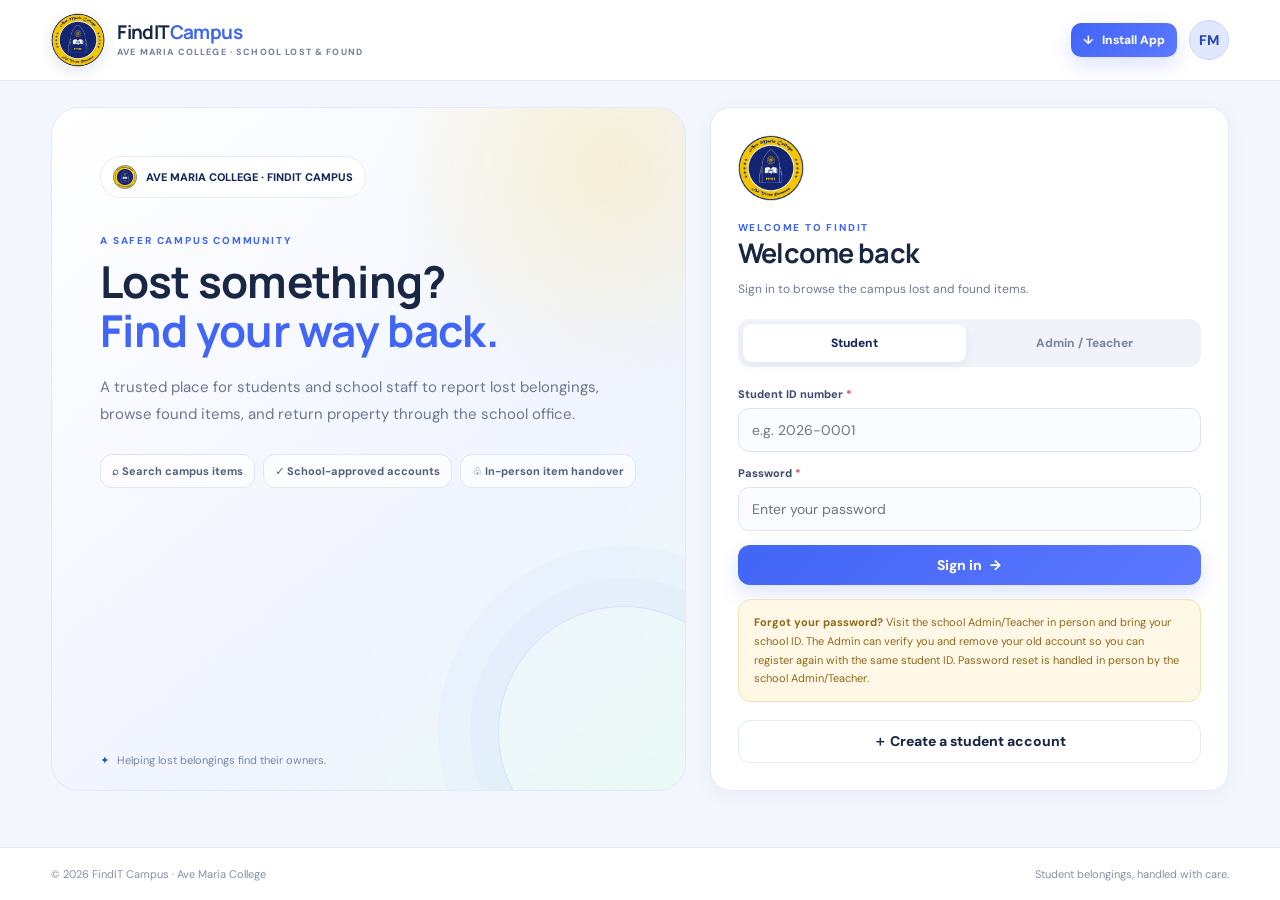
<file: index.html>
<!doctype html>
<html lang="en">
<head>
  <meta charset="utf-8">
  <meta name="viewport" content="width=device-width, initial-scale=1, maximum-scale=1, user-scalable=no, viewport-fit=cover">
  <meta name="theme-color" content="#060b13">
  <meta name="description" content="FindIT Campus — Ave Maria College School Lost and Found">
  <meta name="application-name" content="FindIT Campus">
  <meta name="apple-mobile-web-app-capable" content="yes">
  <meta name="apple-mobile-web-app-status-bar-style" content="default">
  <title>FindIT Campus | Ave Maria College</title>
  <link rel="icon" href="icons/icon-192.png" type="image/png">
  <link rel="apple-touch-icon" href="icons/icon-180.png">
  <link rel="manifest" href="manifest.json">
  <link rel="stylesheet" href="styles.css?v=camera-no-scan-v7-3">
</head>
<body>
  <div class="app-frame">
    <header class="topbar">
      <a class="brand" href="#" aria-label="FindIT Campus home" id="brandHome">
        <img src="assets/brand/ave-maria-college-logo.png" alt="Ave Maria College seal" class="brand-seal">
        <span class="brand-copy"><strong>FindIT<span>Campus</span></strong><small>AVE MARIA COLLEGE · SCHOOL LOST &amp; FOUND</small></span>
      </a>
      <div class="topbar-right">
        <button class="btn btn-primary btn-small" id="installBtn" type="button" hidden><span aria-hidden="true">↓</span> Install App</button>
        <button class="avatar-button" id="profileButton" type="button" hidden aria-label="Account menu"><span id="avatarInitials">FM</span></button>
      </div>
    </header>

    <main id="appRoot" class="app-root" aria-live="polite"></main>

    <footer class="site-footer">
      <span>© <span id="yearNow"></span> FindIT Campus · Ave Maria College</span>
      <span>Student belongings, handled with care.</span>
    </footer>
  </div>

  <div id="modalRoot"></div>
  <div id="toastRoot" class="toast-stack" aria-live="polite" aria-atomic="true"></div>
  <script src="app.js?v=camera-no-scan-v7-3"></script>
</body>
</html>
</file>
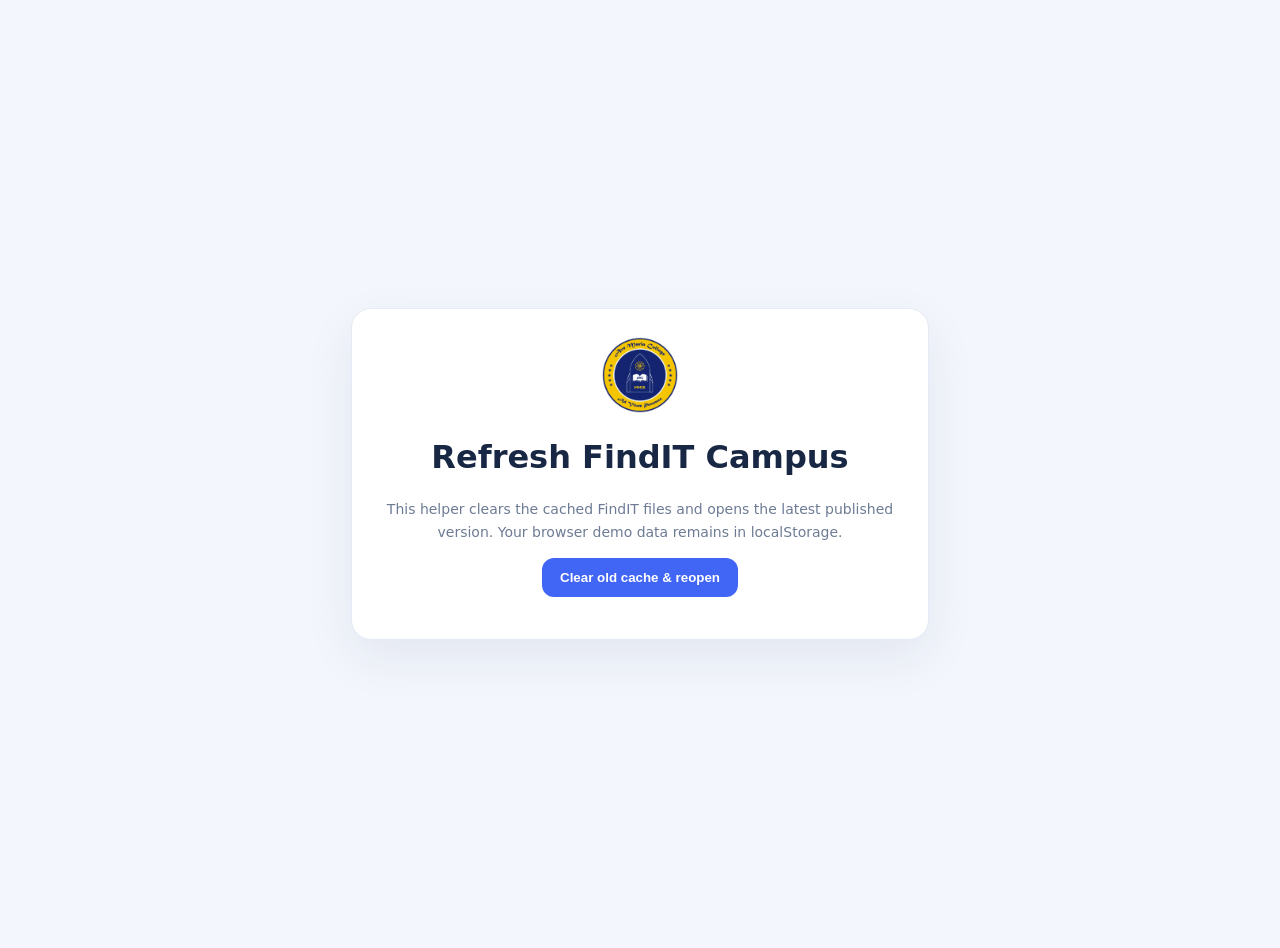
<file: reset-cache.html>
<!doctype html><html lang="en"><head><meta charset="utf-8"><meta name="viewport" content="width=device-width,initial-scale=1"><meta name="theme-color" content="#14265a"><title>Refresh FindIT Campus</title><style>body{margin:0;padding:24px;background:#f3f6fc;color:#182744;font:16px system-ui;display:grid;place-items:center;min-height:100vh}.card{max-width:520px;background:white;padding:28px;border:1px solid #e5ebf4;border-radius:20px;box-shadow:0 18px 50px #192e5b13;text-align:center}.card img{width:76px;height:76px;object-fit:contain}.btn{display:inline-block;padding:12px 18px;border-radius:12px;background:#4165f5;color:white;text-decoration:none;font-weight:800;border:0;cursor:pointer}.muted{color:#6d7b94;line-height:1.65;font-size:14px}</style></head><body><main class="card"><img src="assets/brand/ave-maria-college-logo.png" alt="Ave Maria College logo"><h1>Refresh FindIT Campus</h1><p class="muted">This helper clears the cached FindIT files and opens the latest published version. Your browser demo data remains in localStorage.</p><button class="btn" id="go">Clear old cache & reopen</button><p id="status" class="muted"></p></main><script>document.getElementById('go').addEventListener('click',async()=>{const s=document.getElementById('status');s.textContent='Clearing old website cache…';try{const regs=await navigator.serviceWorker?.getRegistrations?.()||[];for(const r of regs){if(r.scope.startsWith(location.origin+location.pathname.replace(/reset-cache\.html.*$/,'')))await r.unregister();}const keys=await caches.keys();for(const k of keys){if(k.toLowerCase().includes('findit-campus'))await caches.delete(k);}localStorage.removeItem('finditInstalledFlag');s.textContent='Cache cleared. Reopening…';setTimeout(()=>location.replace('./?fresh='+Date.now()),450);}catch(e){s.textContent='Please close the old tab and reopen the website in a new Chrome tab.';}});</script></body></html>
</file>
<file: styles.css>
@import url('https://fonts.googleapis.com/css2?family=DM+Sans:wght@400;500;600;700&family=Manrope:wght@400;500;600;700;800&display=swap');
:root{--navy:#14265a;--navy-2:#1d367a;--blue:#4165f5;--blue-2:#5c78ff;--gold:#f4c928;--green:#23b78b;--ink:#182744;--muted:#6d7b94;--line:#e5ebf4;--bg:#f3f6fc;--white:#fff;--red:#d9485c;--orange:#c78317;--shadow:0 18px 50px rgba(25,46,91,.09);--r:20px}
*{box-sizing:border-box}html{scroll-behavior:smooth}body{margin:0;background:var(--bg);color:var(--ink);font-family:'DM Sans',system-ui,-apple-system,Segoe UI,sans-serif;font-size:14px}button,input,select,textarea{font:inherit}button{cursor:pointer}button:disabled{opacity:.45;cursor:not-allowed}a{color:inherit;text-decoration:none}.app-frame{min-height:100vh;display:flex;flex-direction:column}.topbar{position:sticky;top:0;z-index:30;display:flex;align-items:center;justify-content:space-between;gap:16px;padding:13px clamp(16px,4vw,54px);background:rgba(255,255,255,.94);border-bottom:1px solid #e5ebf4;backdrop-filter:blur(18px)}.brand{display:flex;align-items:center;gap:12px;min-width:0}.brand-seal{width:54px;height:54px;object-fit:contain;border-radius:50%;box-shadow:0 4px 14px rgba(20,38,90,.12);background:white}.brand-copy{display:flex;flex-direction:column;gap:3px;min-width:0}.brand-copy strong{font-family:Manrope,sans-serif;letter-spacing:-.6px;font-size:19px;line-height:1.1}.brand-copy strong span{color:var(--blue)}.brand-copy small{color:#75829b;letter-spacing:1.15px;font-size:9px;font-weight:800;white-space:nowrap}.topbar-right{display:flex;gap:12px;align-items:center}.demo-pill{display:inline-flex;gap:7px;align-items:center;background:#f0f4ff;color:#3854ba;border:1px solid #dfe7ff;padding:8px 11px;border-radius:99px;font-size:10px;font-weight:800;letter-spacing:.7px;white-space:nowrap}.demo-pill i{width:7px;height:7px;border-radius:50%;background:var(--green);box-shadow:0 0 0 4px rgba(35,183,139,.13)}.btn{border:0;border-radius:12px;padding:11px 15px;display:inline-flex;align-items:center;justify-content:center;gap:8px;font-weight:800;transition:transform .16s,box-shadow .16s,background .16s;white-space:nowrap}.btn:hover{transform:translateY(-1px)}.btn-primary{background:linear-gradient(135deg,var(--blue),var(--blue-2));color:white;box-shadow:0 8px 20px rgba(65,101,245,.18)}.btn-primary:hover{box-shadow:0 11px 26px rgba(65,101,245,.26)}.btn-secondary{background:#eef2ff;color:#344eb5;border:1px solid #dbe4ff}.btn-dark{background:var(--navy);color:white}.btn-outline{background:#fff;color:var(--ink);border:1px solid var(--line)}.btn-soft-green{background:#e9faf4;color:#087d60;border:1px solid #c8f2e4}.btn-danger{background:#fff0f2;color:#bc3249;border:1px solid #f6ccd3}.btn-amber{background:#fff7e1;color:#946313;border:1px solid #f1e0a7}.btn-small{padding:9px 12px;border-radius:10px;font-size:12px}.avatar-button{width:40px;height:40px;border-radius:50%;background:#e0e8ff;color:#2847bb;border:1px solid #c8d5ff;display:grid;place-items:center;font-weight:800}.app-root{width:100%;max-width:1500px;margin:0 auto;padding:26px clamp(14px,4vw,54px) 48px;flex:1}.site-footer{display:flex;gap:12px;justify-content:space-between;flex-wrap:wrap;padding:19px clamp(16px,4vw,54px);color:#8390a5;background:#fff;border-top:1px solid var(--line);font-size:11px}.demo-footer-note{color:#5369b9;font-weight:700}.eyebrow{text-transform:uppercase;letter-spacing:1.8px;font-size:10px;font-weight:800;color:var(--blue)}h1,h2,h3,h4,p{margin-top:0}h1,h2,h3{font-family:Manrope,sans-serif;letter-spacing:-.7px}h1{font-size:clamp(28px,4vw,44px);line-height:1.12;margin:10px 0 12px}h2{font-size:27px;margin-bottom:8px}h3{font-size:19px;margin-bottom:8px}.muted{color:var(--muted)}.subtle{color:#93a0b4}.small{font-size:12px}.tiny{font-size:10px}.page-head{display:flex;align-items:flex-end;justify-content:space-between;gap:18px;margin:4px 0 24px}.page-head p{margin:0;color:var(--muted);line-height:1.6}.head-actions{display:flex;gap:9px;flex-wrap:wrap}.panel{background:#fff;border:1px solid var(--line);border-radius:var(--r);box-shadow:0 5px 22px rgba(29,51,92,.035)}.panel-pad{padding:22px}.section-title{display:flex;align-items:center;justify-content:space-between;gap:12px;margin-bottom:16px}.section-title h3{margin:0}.section-title p{margin:5px 0 0}.pill{display:inline-flex;align-items:center;gap:5px;padding:5px 9px;border-radius:99px;font-size:10px;font-weight:800;white-space:nowrap}.pill-blue{background:#eef2ff;color:#3f56cb}.pill-green{background:#e4faf2;color:#118468}.pill-amber{background:#fff5d8;color:#966710}.pill-red{background:#fff0f2;color:#bd3e52}.pill-gray{background:#edf1f7;color:#67748b}.pill-navy{background:#e6ebfb;color:var(--navy)}.welcome-grid{display:grid;grid-template-columns:minmax(0,1.1fr) minmax(300px,.9fr);gap:24px;align-items:stretch}.welcome-hero{border-radius:28px;padding:clamp(26px,4vw,48px);background:radial-gradient(circle at 88% 8%,rgba(244,201,40,.19),transparent 27%),linear-gradient(140deg,#fff 0%,#f0f4ff 65%,#eafaf5 100%);border:1px solid #e2e9fa;position:relative;overflow:hidden;min-height:480px}.welcome-hero:after{content:"";position:absolute;width:250px;height:250px;border:1px solid rgba(65,101,245,.14);border-radius:50%;right:-65px;bottom:-68px;box-shadow:0 0 0 28px rgba(65,101,245,.025),0 0 0 60px rgba(65,101,245,.025)}.welcome-hero h1 span{display:block;color:var(--blue)}.welcome-hero p{max-width:590px;color:#6b7890;font-size:15px;line-height:1.8;margin:18px 0}.crest-row{display:flex;gap:9px;align-items:center;padding:8px 12px;border-radius:99px;background:#fff;border:1px solid #e7edf7;width:max-content;max-width:100%;color:var(--navy);font-size:11px;font-weight:800}.crest-row img{width:24px;height:24px;object-fit:contain}.feature-pills{display:flex;gap:8px;flex-wrap:wrap;margin-top:26px}.feature-pills span{padding:9px 11px;border:1px solid #dfe7f4;border-radius:12px;background:rgba(255,255,255,.76);font-size:11px;color:#52617c;font-weight:700}.welcome-note{position:absolute;bottom:23px;left:clamp(26px,4vw,48px);right:clamp(26px,4vw,48px);z-index:1;font-size:11px;color:#7887a0;display:flex;align-items:center;gap:8px}.welcome-note b{color:#2854bb}.auth-panel{padding:27px;align-self:center}.auth-panel .crest-big{width:66px;height:66px;object-fit:contain;margin-bottom:16px;border-radius:16px}.auth-tabs{display:grid;grid-template-columns:1fr 1fr;gap:6px;padding:5px;background:#f0f3fa;border-radius:12px;margin:20px 0}.auth-tab{background:transparent;border:0;color:#7c889e;font-size:12px;font-weight:800;padding:11px;border-radius:9px}.auth-tab.active{background:#fff;color:var(--navy);box-shadow:0 3px 10px #23345d12}.field-grid{display:grid;grid-template-columns:repeat(2,minmax(0,1fr));gap:14px}.field{display:flex;flex-direction:column;gap:7px;min-width:0}.field.full{grid-column:1/-1}.field label{font-size:11px;color:#3d4e6d;font-weight:800}.field label .required{color:#db5263}.input,.select,.textarea{border:1px solid #dce4f0;background:#fbfcff;border-radius:11px;padding:12px 13px;outline:none;color:var(--ink);width:100%;min-width:0;transition:border .14s,box-shadow .14s}.input:focus,.select:focus,.textarea:focus{border-color:#7088ff;box-shadow:0 0 0 4px rgba(65,101,245,.1);background:#fff}.textarea{min-height:95px;resize:vertical}.input[readonly]{background:#f1f4f9;color:#5f6d86}.field-help{color:#8a97ac;font-size:10px;line-height:1.5}.form-actions{display:flex;gap:10px;flex-wrap:wrap;margin-top:18px}.auth-footer{margin-top:17px;padding-top:16px;border-top:1px solid var(--line);color:#8490a4;font-size:11px;line-height:1.7}.demo-creds{background:#f6f8ff;border:1px dashed #cdd8ff;padding:12px;border-radius:12px;margin-top:15px;font-size:11px;line-height:1.8;color:#586886}.demo-creds b{color:#283f96}.callout{padding:13px 15px;border-radius:13px;background:#f1f5ff;border:1px solid #dfe6ff;color:#4f628b;font-size:11px;line-height:1.7}.callout.warning{background:#fff8e6;border-color:#f5e2a8;color:#8e6819}.callout.success{background:#ebfaf4;border-color:#c5efdf;color:#13775c}.callout.danger{background:#fff1f3;border-color:#f7d3d9;color:#b3384d}.divider{height:1px;background:var(--line);margin:18px 0}.stat-grid{display:grid;grid-template-columns:repeat(4,minmax(0,1fr));gap:14px;margin-bottom:22px}.stat-card{padding:18px;background:#fff;border:1px solid var(--line);border-radius:17px;min-width:0;position:relative;overflow:hidden}.stat-icon{width:39px;height:39px;border-radius:12px;display:grid;place-items:center;font-size:19px;margin-bottom:14px}.stat-num{font-family:Manrope,sans-serif;font-size:28px;font-weight:800;line-height:1.1;letter-spacing:-1px}.stat-label{font-size:11px;color:#718099;font-weight:700;margin-top:7px}.stat-foot{font-size:10px;color:#99a4b5;margin-top:11px}.stat-blue .stat-icon{background:#edf1ff;color:var(--blue)}.stat-gold .stat-icon{background:#fff5d2;color:#9b7400}.stat-green .stat-icon{background:#e5faf2;color:#118567}.stat-red .stat-icon{background:#ffedf0;color:#c44b5e}.student-banner{background:linear-gradient(110deg,#14265a,#263f8f);color:#fff;border-radius:17px;padding:18px 20px;display:flex;align-items:center;gap:14px;margin-bottom:22px;position:relative;overflow:hidden}.student-banner:after{content:"";position:absolute;width:170px;height:170px;border-radius:50%;border:1px solid #ffffff22;right:-40px;top:-90px;box-shadow:0 0 0 22px #ffffff08,0 0 0 48px #ffffff06}.banner-symbol{width:40px;height:40px;display:grid;place-items:center;background:#ffffff18;color:#6dffdb;border-radius:13px;font-size:20px;flex:0 0 auto}.student-banner strong{display:block;font-size:13px;margin-bottom:5px}.student-banner span{font-size:11px;color:#c4d0f5;line-height:1.5}.portal-nav{display:flex;gap:8px;border-bottom:1px solid #dce4f0;margin-bottom:22px;overflow-x:auto;padding-bottom:0}.portal-nav button{display:flex;gap:8px;align-items:center;padding:13px 16px;border:0;background:transparent;border-bottom:3px solid transparent;color:#7b8aa3;font-weight:800;white-space:nowrap}.portal-nav button.active{color:var(--blue);border-bottom-color:var(--blue)}.nav-count{background:#edf1ff;color:#5567c7;padding:3px 7px;border-radius:6px;font-size:10px}.toolbar{display:flex;gap:10px;align-items:center;flex-wrap:wrap}.toolbar .input{max-width:310px}.toolbar .select{max-width:190px}.items-grid{display:grid;grid-template-columns:repeat(3,minmax(0,1fr));gap:15px}.item-card{border-radius:18px;overflow:hidden;background:white;border:1px solid var(--line);transition:transform .18s,box-shadow .18s;min-width:0}.item-card:hover{transform:translateY(-3px);box-shadow:var(--shadow)}.item-visual{height:154px;position:relative;display:grid;place-items:center;overflow:hidden;background:linear-gradient(135deg,#e7ecff,#cbd7ff)}.item-visual[data-type="found"]{background:linear-gradient(135deg,#dff8ed,#bcebdc)}.item-visual[data-emoji="🎒"]{background:linear-gradient(135deg,#f9e6d2,#f4d2b4)}.item-visual[data-emoji="🪪"]{background:linear-gradient(135deg,#e3e9ff,#cbd5ff)}.item-visual img{width:100%;height:100%;object-fit:cover}.item-emoji{font-size:52px;filter:drop-shadow(0 8px 8px #10224b18)}.item-ref{position:absolute;right:10px;top:10px;background:#172745c9;color:#fff;padding:6px 8px;border-radius:7px;font-size:9px;font-weight:800;letter-spacing:.2px}.item-type-tag{position:absolute;left:10px;top:10px;background:#ffffffdf;color:#c34c5c;padding:5px 8px;border-radius:6px;font-size:9px;font-weight:900}.item-type-tag.found{color:#13775c}.item-body{padding:15px}.item-category{color:#8492a9;text-transform:uppercase;font-size:9px;letter-spacing:.8px;font-weight:900;margin-bottom:8px}.item-body h3{font-size:16px;line-height:1.3;margin:0 0 7px}.item-description{font-size:11px;color:#77849a;line-height:1.65;margin:0 0 12px;min-height:36px}.item-meta{display:flex;gap:11px;flex-wrap:wrap;font-size:10px;color:#8290a5;border-top:1px solid #eef1f6;padding-top:11px}.item-note{margin-top:12px;background:#fff8e8;color:#886519;border-radius:10px;padding:10px;font-size:10px;line-height:1.55}.empty-state{padding:50px 20px;border:1px dashed #cad5e5;border-radius:17px;text-align:center;background:#fbfcff}.empty-icon{font-size:36px;margin-bottom:12px}.empty-state h3{margin:0 0 7px}.empty-state p{color:var(--muted);font-size:12px;line-height:1.6;max-width:400px;margin:0 auto}.dashboard-layout{display:grid;grid-template-columns:240px minmax(0,1fr);gap:22px;align-items:start}.admin-sidebar{position:sticky;top:93px;background:#14265a;color:#fff;border-radius:20px;padding:16px 12px;min-height:500px;box-shadow:0 14px 34px #14265a15}.sidebar-label{color:#9eb0e8;font-size:9px;font-weight:900;letter-spacing:1.3px;text-transform:uppercase;padding:12px 12px 8px}.side-link{width:100%;display:flex;align-items:center;gap:11px;border:0;border-radius:11px;padding:12px;color:#d3defc;background:transparent;text-align:left;font-weight:700;font-size:12px;margin:2px 0}.side-link .side-ico{width:24px;text-align:center;font-size:16px}.side-link.active{background:#ffffff18;color:#fff;box-shadow:inset 3px 0 var(--gold)}.side-link:hover{background:#ffffff10}.sidebar-bottom{margin-top:30px;padding:12px;border-top:1px solid #ffffff20;color:#aab8e4;font-size:10px;line-height:1.6}.mobile-admin-nav{display:none;gap:8px;overflow-x:auto;margin-bottom:14px;padding-bottom:4px}.mobile-admin-nav button{padding:9px 12px;background:#fff;border:1px solid var(--line);border-radius:10px;white-space:nowrap;color:#687791;font-weight:700;font-size:11px}.mobile-admin-nav button.active{background:#eaf0ff;color:#364fcb;border-color:#cad5ff}.admin-content{min-width:0}.table-wrap{overflow:auto;border:1px solid var(--line);border-radius:14px}.data-table{border-collapse:separate;border-spacing:0;width:100%;min-width:720px;background:#fff}.data-table th{background:#f7f9fd;color:#7d8aa1;font-size:9px;text-transform:uppercase;letter-spacing:.8px;text-align:left;padding:12px;border-bottom:1px solid var(--line);white-space:nowrap}.data-table td{padding:13px 12px;border-bottom:1px solid #eef1f6;font-size:11px;vertical-align:middle}.data-table tr:last-child td{border-bottom:0}.data-table td strong{font-size:12px}.table-actions{display:flex;gap:6px;flex-wrap:wrap}.table-actions .btn{padding:7px 9px;font-size:10px;border-radius:8px}.user-cell{display:flex;align-items:center;gap:9px;min-width:160px}.initial-badge{width:33px;height:33px;flex:0 0 auto;display:grid;place-items:center;border-radius:10px;background:#e8edff;color:#3b57c7;font-weight:900;font-size:11px}.user-cell small{display:block;color:#94a0b4;font-size:10px;margin-top:3px}.status-cell{display:flex;flex-direction:column;gap:6px}.table-empty{text-align:center;padding:30px;color:#8794a8}.mini-button{border:1px solid var(--line);background:#fff;padding:8px 10px;border-radius:9px;color:#5f6f8b;font-weight:800;font-size:10px}.photo-thumb{width:58px;height:48px;border-radius:8px;object-fit:cover;border:1px solid var(--line);background:#f2f5fa}.photo-pair{display:flex;gap:8px;flex-wrap:wrap}.photo-box{width:min(100%,280px)}.photo-box img{width:100%;height:160px;object-fit:cover;background:#f2f5fb;border:1px solid var(--line);border-radius:12px}.photo-box small{display:block;color:#8190a6;font-size:10px;margin-top:7px}.split-grid{display:grid;grid-template-columns:minmax(0,1fr) minmax(0,1fr);gap:16px}.info-list{display:grid;gap:0}.info-row{display:flex;justify-content:space-between;gap:15px;padding:12px 0;border-bottom:1px solid #eef1f6;font-size:12px}.info-row:last-child{border-bottom:0}.info-row span{color:#8290a6}.info-row strong{text-align:right;overflow-wrap:anywhere}.progress-line{height:7px;border-radius:99px;background:#edf1f7;overflow:hidden}.progress-line span{display:block;height:100%;background:linear-gradient(90deg,var(--blue),#7b8eff);border-radius:inherit}.report-cards{display:grid;grid-template-columns:repeat(3,minmax(0,1fr));gap:12px}.report-card{padding:16px;border:1px solid var(--line);border-radius:15px;background:#fbfcff}.report-card .r-ico{font-size:22px;margin-bottom:12px}.report-card h4{margin:0 0 7px;font-family:Manrope,sans-serif}.report-card p{font-size:11px;color:var(--muted);line-height:1.5;margin:0 0 14px}.camera-modal{position:fixed;inset:0;background:#071126ee;z-index:90;display:flex;align-items:center;justify-content:center;padding:14px}.camera-dialog{width:min(920px,100%);max-height:95dvh;overflow:auto;background:#fff;border-radius:22px;padding:22px;box-shadow:0 25px 85px #0007}.camera-head{display:flex;justify-content:space-between;gap:12px;align-items:flex-start;margin-bottom:15px}.camera-head h3{font-size:22px;margin:6px 0}.camera-stage{position:relative;width:100%;margin:0 auto;background:#07162f;border-radius:17px;overflow:hidden;border:1px solid #253a67;display:grid;place-items:center;isolation:isolate}.camera-stage.id{aspect-ratio:1.58/1;max-height:54dvh}.camera-stage.selfie{aspect-ratio:.82/1;max-width:370px;max-height:54dvh}.camera-stage canvas{display:block;width:100%;height:100%;object-fit:fill}.viewfinder{pointer-events:none;position:absolute;inset:5%;border:1px solid #ffffffa8;border-radius:14px;box-shadow:0 0 0 999px #0001;z-index:2}.viewfinder.selfie{inset:8% 21%;border-radius:50%;border:2px solid #5af2cecc}.viewfinder .corner{position:absolute;width:30px;height:30px;border-color:#5af2ce;border-style:solid}.corner.tl{top:-1px;left:-1px;border-width:4px 0 0 4px;border-radius:8px 0 0}.corner.tr{top:-1px;right:-1px;border-width:4px 4px 0 0;border-radius:0 8px 0 0}.corner.bl{bottom:-1px;left:-1px;border-width:0 0 4px 4px;border-radius:0 0 0 8px}.corner.br{bottom:-1px;right:-1px;border-width:0 4px 4px 0;border-radius:0 0 8px 0}.camera-status{font-size:11px;color:#0b9276;font-weight:800;display:flex;align-items:center;gap:7px;margin:13px 0}.camera-status:before{content:"";width:8px;height:8px;background:#20bb91;border-radius:50%;box-shadow:0 0 0 4px #20bb911c}.camera-controls{display:flex;gap:10px;justify-content:flex-end;flex-wrap:wrap}.camera-controls .btn{min-width:130px}.review-preview{max-width:100%;max-height:55dvh;display:block;margin:0 auto;object-fit:contain;border-radius:13px;border:1px solid var(--line);background:#0c1e39}.modal-backdrop{position:fixed;inset:0;z-index:80;background:rgba(8,20,47,.56);backdrop-filter:blur(7px);display:flex;justify-content:center;align-items:center;padding:16px}.modal-card{width:min(680px,100%);max-height:92dvh;overflow:auto;border-radius:22px;background:#fff;box-shadow:0 24px 70px #0b1e4e32;border:1px solid #ffffff88}.modal-head{display:flex;align-items:flex-start;justify-content:space-between;gap:12px;padding:21px 23px;border-bottom:1px solid var(--line)}.modal-head h3{margin:5px 0 0}.modal-body{padding:22px 23px}.modal-footer{padding:15px 23px;border-top:1px solid var(--line);display:flex;justify-content:flex-end;gap:8px;flex-wrap:wrap}.close-x{border:0;background:#f0f3f9;color:#5c6a82;width:35px;height:35px;border-radius:10px;font-size:18px;flex:0 0 auto}.check-row{display:flex;align-items:flex-start;gap:10px;color:#62718a;font-size:11px;line-height:1.65}.check-row input{margin-top:3px}.toast-stack{position:fixed;right:18px;bottom:18px;z-index:150;display:grid;gap:9px;width:min(390px,calc(100vw - 36px));pointer-events:none}.toast{background:#152956;color:white;padding:14px 15px;border-radius:13px;box-shadow:0 12px 32px #081b4433;font-size:12px;line-height:1.55;animation:toastIn .2s ease-out;border-left:4px solid var(--green)}.toast.error{border-left-color:#fc6c7f}.toast.warn{border-left-color:#f4c928}@keyframes toastIn{from{opacity:0;transform:translateY(8px)}to{opacity:1;transform:none}}.dropdown{position:relative}.dropdown-menu{position:absolute;right:0;top:calc(100% + 9px);background:#fff;border:1px solid var(--line);box-shadow:var(--shadow);border-radius:13px;padding:6px;min-width:200px;z-index:55}.dropdown-menu button{border:0;background:transparent;width:100%;text-align:left;padding:10px 12px;border-radius:9px;color:#51617b;font-weight:700;font-size:11px}.dropdown-menu button:hover{background:#f1f4fc}.application-status{display:flex;gap:10px;align-items:center;padding:14px;border-radius:13px;background:#fff8e4;border:1px solid #f4e2ab;color:#866113;font-size:11px;line-height:1.6}.application-status .status-icon{font-size:20px}.help-link{border:0;background:transparent;color:#425bd1;font-weight:800;padding:4px 0}.install-help{display:none}.hide{display:none!important}.mobile-only{display:none!important}.mono{font-family:ui-monospace,SFMono-Regular,Menlo,monospace}.item-admin-actions{display:flex;gap:6px;flex-wrap:wrap;max-width:420px}.item-admin-actions .btn{font-size:10px;padding:7px 8px;border-radius:8px}.user-settings-grid{display:grid;grid-template-columns:1fr 1fr;gap:16px}.setting-tile{border:1px solid var(--line);border-radius:15px;padding:17px}.setting-tile h4{margin:0 0 6px}.setting-tile p{font-size:11px;color:var(--muted);line-height:1.6}.camera-preview-thumb{width:90px;height:56px;border-radius:8px;object-fit:cover;border:1px solid var(--line)}.school-match{padding:10px 12px;border-radius:10px;background:#effaf5;color:#167c62;border:1px solid #c8f0e1;font-size:11px}.school-match.needs-review{background:#fff8e4;color:#906a15;border-color:#f4e1a9}.stat-caption{font-size:10px;color:#9aa5b6;margin-top:5px}.clickable-row{cursor:pointer}.trash-record{display:flex;align-items:center;gap:12px}.trash-record .trash-symbol{width:38px;height:38px;background:#fff2e2;border-radius:11px;display:grid;place-items:center;font-size:18px}
@media(max-width:1100px){.welcome-grid{grid-template-columns:minmax(0,1fr) minmax(290px,.82fr)}.items-grid{grid-template-columns:repeat(2,minmax(0,1fr))}.dashboard-layout{grid-template-columns:210px minmax(0,1fr)}.stat-grid{grid-template-columns:repeat(2,minmax(0,1fr))}.report-cards{grid-template-columns:repeat(2,minmax(0,1fr))}}
@media(max-width:780px){.topbar{padding:10px 13px}.brand-seal{width:43px;height:43px}.brand-copy strong{font-size:16px}.brand-copy small{font-size:7px;letter-spacing:.65px;white-space:normal;max-width:225px}.topbar-right{gap:7px}.demo-pill{display:none}.btn-small{padding:9px 10px}.app-root{padding:17px 13px 30px}.welcome-grid{grid-template-columns:1fr;gap:14px}.welcome-hero{min-height:370px;padding:23px;border-radius:21px}.welcome-hero p{font-size:13px}.welcome-note{left:23px;right:23px}.auth-panel{padding:22px}.dashboard-layout{display:block}.admin-sidebar{display:none}.mobile-admin-nav{display:flex}.page-head{align-items:flex-start;flex-direction:column;margin-bottom:18px}.page-head .head-actions{width:100%}.split-grid{grid-template-columns:1fr}.stat-grid{gap:9px}.stat-card{padding:14px}.stat-num{font-size:24px}.stat-label{font-size:10px}.items-grid{gap:11px}.item-visual{height:124px}.item-body{padding:12px}.item-body h3{font-size:14px}.item-description{font-size:10px}.item-meta{font-size:9px}.field-grid{gap:12px}.report-cards{grid-template-columns:1fr}.user-settings-grid{grid-template-columns:1fr}.site-footer{padding:16px;flex-direction:column;gap:5px}.camera-modal{padding:7px}.camera-dialog{padding:14px;border-radius:17px}.camera-stage.id{max-height:42dvh}.camera-stage.selfie{max-height:44dvh}.modal-head,.modal-body{padding:17px}.modal-footer{padding:12px 17px}.modal-card{border-radius:17px}.table-actions{max-width:230px}.toolbar{width:100%}.toolbar .input,.toolbar .select{max-width:none;flex:1}.portal-nav button{padding:11px 13px;font-size:12px}}
@media(max-width:520px){.brand-copy small{max-width:155px;font-size:6.5px}.brand-seal{width:38px;height:38px}.brand-copy strong{font-size:14px}.avatar-button{width:34px;height:34px}.topbar{gap:7px}.topbar-right{gap:6px}.btn-small{font-size:10px;padding:8px}.welcome-hero{min-height:350px}.welcome-hero h1{font-size:30px}.feature-pills span{font-size:10px;padding:8px}.auth-panel{padding:18px}.field-grid{grid-template-columns:1fr}.field.full{grid-column:auto}.stat-grid{grid-template-columns:repeat(2,minmax(0,1fr))}.stat-card{padding:12px}.stat-icon{margin-bottom:9px;width:34px;height:34px}.stat-num{font-size:22px}.items-grid{grid-template-columns:repeat(2,minmax(0,1fr))}.item-visual{height:112px}.item-emoji{font-size:40px}.item-ref{font-size:8px;right:6px;top:6px}.item-type-tag{font-size:8px;left:6px;top:6px}.item-body h3{font-size:13px}.item-category{font-size:8px}.item-description{min-height:48px;font-size:10px}.item-note{font-size:9px;padding:8px}.portal-nav{margin-bottom:16px}.student-banner{padding:14px}.student-banner span{font-size:10px}.page-head h1{font-size:30px}.camera-controls .btn{flex:1;min-width:0}.camera-head h3{font-size:19px}.camera-stage.id{aspect-ratio:1.58/1;max-height:35dvh}.camera-stage.selfie{aspect-ratio:.78/1;max-height:38dvh}.viewfinder .corner{width:24px;height:24px}.data-table{min-width:660px}}
@media(prefers-reduced-motion:reduce){*,*:before,*:after{scroll-behavior:auto!important;animation:none!important;transition:none!important}}


/* Functional rebuild: reliable action states, two recycle-bin tabs, and fintech camera scan UI. */
.trash-tabs{display:flex;gap:8px;flex-wrap:wrap;margin:0 0 15px;padding:5px;background:#e9eef8;border:1px solid #dfe7f5;border-radius:14px;width:max-content;max-width:100%}
.trash-tab{display:inline-flex;align-items:center;gap:9px;border:0;background:transparent;color:#66748c;padding:11px 14px;border-radius:10px;font-weight:800;font-size:12px}
.trash-tab span{min-width:22px;height:22px;border-radius:99px;display:grid;place-items:center;background:#fff;color:#4157c8;font-size:10px}
.trash-tab.active{background:#fff;color:#172951;box-shadow:0 3px 12px #17295112}
.btn:disabled{opacity:.40;filter:saturate(.45)}
/* Camera capture surface; the page itself never rotates. */
.camera-modal{position:fixed;inset:0;padding:0;background:rgba(3,8,19,.96);z-index:999;display:flex;align-items:stretch;justify-content:stretch;backdrop-filter:blur(10px)}
.camera-dialog{position:relative;width:100%;height:100dvh;max-height:100dvh;overflow:hidden;border-radius:0;background:#060b13;color:#eff5ff;padding:0;box-shadow:none;border:0;display:flex;flex-direction:column;isolation:isolate}
.camera-stage{position:absolute;inset:0;z-index:0;width:100%;height:100%;margin:0;border:0;border-radius:0;aspect-ratio:auto;max-height:none;background:#060b13;overflow:hidden;display:block}
.camera-stage video.camera-video{position:absolute;inset:0;width:100%;height:100%;display:block;object-fit:cover;background:#060b13;max-width:none;max-height:none}
.camera-dim{position:absolute;inset:0;pointer-events:none;background:linear-gradient(180deg,rgba(0,0,0,.47),transparent 25%,transparent 68%,rgba(0,0,0,.68));z-index:1}
.camera-head{position:relative;z-index:4;display:flex;justify-content:space-between;align-items:flex-start;gap:16px;padding:calc(env(safe-area-inset-top,0px) + 22px) clamp(16px,4vw,32px) 12px;margin:0;color:#f2f6ff;flex:0 0 auto}
.camera-head .eyebrow{color:#80a0ff;letter-spacing:2.2px}
.camera-head h3{color:#fff;font-size:clamp(19px,3vw,25px);margin:7px 0 6px;letter-spacing:-.4px}
.camera-head p{color:#bac6db;max-width:680px;line-height:1.55;margin:0;font-size:12px}
.camera-head .close-x{background:#15213b;border:1px solid #253452;color:#e7efff;width:40px;height:40px;font-size:22px}
.camera-stage .viewfinder{position:absolute;z-index:3;box-shadow:0 0 0 9999px rgba(0,0,0,.75);border:1.5px solid rgba(224,239,255,.92);border-radius:18px;pointer-events:none;inset:auto;left:50%;top:50%;transform:translate(-50%,-50%);overflow:visible}
.camera-stage .viewfinder.id-frame{width:min(92vw, 132dvh, 1120px);aspect-ratio:1.58/1;height:auto;}
.camera-stage .viewfinder.selfie{width:min(70vw, 350px);height:min(66dvh, 500px);aspect-ratio:.68/1;border-radius:50%;border:2px solid #47f1ce;left:50%;top:50%;}
.camera-stage .viewfinder .corner{width:35px;height:35px;border-color:#58f4d5;filter:none;animation:none!important;opacity:1}
.camera-status{position:absolute;z-index:4;left:clamp(16px,4vw,32px);bottom:calc(env(safe-area-inset-bottom,0px) + 100px);margin:0;padding:9px 12px;border-radius:99px;border:1px solid rgba(115,149,206,.35);background:rgba(6,11,19,.72);color:#7ef1d7;font-size:11px;backdrop-filter:blur(12px)}
.camera-status:before{display:none}.camera-status .status-dot{width:8px;height:8px;display:inline-block;margin-right:7px;border-radius:50%;background:#43f0cb;box-shadow:none;animation:none!important}
.camera-bottom{position:absolute;left:0;right:0;bottom:0;z-index:4;padding:14px clamp(16px,4vw,32px) calc(env(safe-area-inset-bottom,0px) + 14px);background:linear-gradient(0deg,rgba(4,8,17,.96),rgba(4,8,17,.86) 70%,transparent);color:#d2dced;display:flex;align-items:flex-end;justify-content:space-between;gap:14px}
.camera-guidance{font-size:11px;color:#c3cee1;padding:11px 13px;border-radius:12px;background:rgba(12,24,46,.78);border:1px solid #243652;line-height:1.5}
.camera-controls{display:flex;gap:9px;justify-content:flex-end;flex-wrap:wrap}.camera-controls .btn{min-width:112px;min-height:45px;border-radius:13px;font-size:12px}.camera-controls .btn-outline{background:rgba(15,27,48,.92);color:#e1eaff;border-color:#33435f}.camera-controls .btn-primary{background:linear-gradient(135deg,#0052ff,#4165ff);box-shadow:0 8px 28px rgba(0,82,255,.3)}.camera-aux.active{color:#53f4d6;border-color:#53f4d6;box-shadow:0 0 0 3px rgba(83,244,214,.1)}
.camera-review{position:absolute;z-index:5;inset:120px clamp(16px,4vw,32px) 104px;display:flex;flex-direction:column;align-items:center;justify-content:center;gap:9px;background:rgba(5,10,21,.97);border:1px solid #233753;border-radius:22px;padding:18px;min-height:0;overflow:auto}
.review-capture-badge{display:inline-flex;align-items:center;gap:8px;color:#a9bad4;font-weight:800;font-size:10px;letter-spacing:1.2px}
.camera-review h3{color:#fff;margin:0;text-align:center}.review-help{color:#aebbd1;font-size:12px;text-align:center;margin:0 0 7px}.camera-review .review-preview{width:auto;max-width:100%;max-height:calc(100% - 110px);object-fit:contain;background:#071326;border:1px solid #31415e;border-radius:14px;margin:0}.camera-review .id-preview{aspect-ratio:1.58/1}.camera-review .selfie-preview{aspect-ratio:.68/1;max-height:52dvh}
.camera-review .review-controls{margin-top:6px;width:100%;justify-content:center;flex:0 0 auto}.camera-review .review-controls .btn{min-width:min(180px,45%)}
@media(max-width:780px){.camera-head{padding-top:calc(env(safe-area-inset-top,0px) + 17px)}.camera-stage .viewfinder.id-frame{width:92vw;max-width:92vw}.camera-stage .viewfinder.selfie{width:min(72vw,330px);height:min(58dvh,460px)}.camera-bottom{align-items:stretch;flex-direction:column;gap:8px}.camera-guidance{order:0}.camera-controls{order:1;display:grid;grid-template-columns:.7fr .8fr 1.2fr}.camera-controls .btn{min-width:0;width:100%;padding:10px 7px;font-size:11px}.camera-status{bottom:calc(env(safe-area-inset-bottom,0px) + 105px)}.camera-review{inset:104px 10px 124px;padding:12px}.camera-review .id-preview{width:100%;height:auto}.camera-review .selfie-preview{max-height:42dvh}}
@media(max-width:520px){.camera-head{padding-left:14px;padding-right:14px}.camera-head p{max-width:calc(100vw - 85px);font-size:11px}.camera-stage .viewfinder.id-frame{width:92vw}.camera-stage .viewfinder .corner{width:28px;height:28px}.camera-bottom{padding-left:12px;padding-right:12px}.camera-status{left:12px}.camera-controls .btn{white-space:normal}.camera-review{inset:110px 8px 116px}.camera-review .review-controls{display:grid;grid-template-columns:1fr 1fr}.trash-tabs{width:100%}.trash-tab{flex:1;justify-content:center;padding:10px 8px}}

/* Final interaction clarity: status actions are visible and responsive, with clear enabled/disabled states. */
.item-admin-actions .btn-soft-green{background:#d7f8ed!important;color:#006b50!important;border:1px solid #8ce5ca!important;opacity:1!important;cursor:pointer!important}
.item-admin-actions .btn-amber{background:#fff0bd!important;color:#805000!important;border:1px solid #e9c967!important;opacity:1!important;cursor:pointer!important}
.item-admin-actions .btn-soft-green:hover{background:#bdf2df!important;box-shadow:0 3px 12px rgba(0,117,85,.13)}
.item-admin-actions .btn-amber:hover{background:#ffe49a!important;box-shadow:0 3px 12px rgba(140,92,0,.13)}
.item-admin-actions .btn:disabled{opacity:.42!important;cursor:not-allowed!important;filter:saturate(.3)!important}
.item-admin-actions .btn-primary:disabled{opacity:.38!important;box-shadow:none!important}

/* v6 reliability: admin row actions remain tappable in dense tables. */
.item-admin-actions{position:relative;z-index:2;pointer-events:auto;gap:7px;max-width:520px}
.item-admin-actions .btn{position:relative;z-index:3;pointer-events:auto;min-height:30px}
.item-admin-actions .btn-soft-green{background:#d9fbef!important;color:#006a4e!important;border:1px solid #77ddbd!important;opacity:1!important}
.item-admin-actions .btn-amber{background:#fff0be!important;color:#765000!important;border:1px solid #e8c258!important;opacity:1!important}
.item-admin-actions .btn-primary:not(:disabled){background:linear-gradient(135deg,#0052ff,#4165ff)!important;color:#fff!important;opacity:1!important}
.item-admin-actions .btn-danger{background:#fff0f2!important;color:#b42c43!important;border:1px solid #ffc1cb!important}
#cameraCaptureBtn:disabled{opacity:.45;cursor:wait;box-shadow:none}


/* v7.2 camera geometry fix:
   Earlier .camera-stage.id/.selfie rules kept max-width/max-height from the old modal layout.
   Those constraints shrank the video stage even though the scanner overlay was full-screen.
   These high-specificity rules intentionally reset all old constraints. */
.camera-modal .camera-dialog {
  width:100vw!important; height:100dvh!important; min-height:100dvh!important; max-height:100dvh!important;
  max-width:none!important; margin:0!important; padding:0!important; border:0!important; border-radius:0!important;
  overflow:hidden!important; display:block!important; position:relative!important; isolation:isolate!important;
}
.camera-modal .camera-dialog .camera-stage,
.camera-modal .camera-dialog .camera-stage.id,
.camera-modal .camera-dialog .camera-stage.selfie {
  position:absolute!important; inset:0!important; z-index:0!important;
  width:100vw!important; height:100dvh!important; min-width:100vw!important; min-height:100dvh!important;
  max-width:none!important; max-height:none!important; aspect-ratio:auto!important;
  margin:0!important; padding:0!important; border:0!important; border-radius:0!important;
  display:block!important; overflow:hidden!important; transform:none!important; background:#060b13!important;
}
.camera-modal .camera-dialog .camera-stage video.camera-video {
  position:absolute!important; left:0!important; top:0!important; right:0!important; bottom:0!important;
  display:block!important; width:100%!important; height:100%!important;
  min-width:100%!important; min-height:100%!important; max-width:none!important; max-height:none!important;
  object-fit:cover!important; object-position:50% 50%!important; margin:0!important; padding:0!important;
}
.camera-modal .camera-dialog .camera-stage .viewfinder.id-frame {
  left:50%!important; top:48%!important; transform:translate(-50%,-50%)!important;
  width:min(92vw,1120px,110dvh)!important; height:auto!important; aspect-ratio:1.58/1!important;
  max-width:calc(100vw - 24px)!important; max-height:none!important;
}
.camera-modal .camera-dialog .camera-stage .viewfinder.selfie {
  left:50%!important; top:49.5%!important; transform:translate(-50%,-50%)!important;
  width:min(70vw,350px)!important; height:min(66dvh,500px)!important; aspect-ratio:auto!important;
  max-width:calc(100vw - 32px)!important; max-height:calc(100dvh - 160px)!important;
  border-radius:50%!important;
}
/* Compact review layout: the preview gets the available middle row, buttons stay visible, and image ratio remains intrinsic. */
.camera-modal .camera-dialog .camera-review {
  position:absolute!important; z-index:8!important;
  inset:max(10px,env(safe-area-inset-top,0px)) max(10px,env(safe-area-inset-right,0px)) max(10px,env(safe-area-inset-bottom,0px)) max(10px,env(safe-area-inset-left,0px))!important;
  display:grid!important; grid-template-rows:auto auto auto minmax(0,1fr) auto!important;
  justify-items:center!important; align-items:stretch!important; gap:9px!important;
  min-width:0!important; min-height:0!important; padding:clamp(10px,2vh,18px)!important;
  overflow:hidden!important; overscroll-behavior:contain!important; border-radius:18px!important;
}
.camera-modal .camera-dialog .camera-review .review-capture-badge,
.camera-modal .camera-dialog .camera-review h3,
.camera-modal .camera-dialog .camera-review .review-help,
.camera-modal .camera-dialog .camera-review .review-controls { flex:none!important; }
.camera-modal .camera-dialog .camera-review .review-help { margin:0!important; line-height:1.4!important; }
.camera-modal .camera-dialog .camera-review .review-preview {
  display:block!important; width:auto!important; height:auto!important; min-width:0!important; min-height:0!important;
  max-width:100%!important; max-height:100%!important; aspect-ratio:auto!important;
  object-fit:contain!important; justify-self:center!important; align-self:center!important;
  border-radius:12px!important; margin:0!important;
}
.camera-modal .camera-dialog .camera-review .id-preview { max-width:min(100%,1120px)!important; }
.camera-modal .camera-dialog .camera-review .selfie-preview { max-height:100%!important; }
.camera-modal .camera-dialog .camera-review .review-controls { width:100%!important; justify-content:center!important; margin:0!important; }
.camera-modal .camera-dialog .camera-review .review-controls .btn { min-width:min(180px,45%)!important; }
@media(max-width:780px) {
  .camera-modal .camera-dialog .camera-stage .viewfinder.id-frame { width:min(92vw,110dvh)!important; max-width:calc(100vw - 24px)!important; top:47%!important; }
  .camera-modal .camera-dialog .camera-stage .viewfinder.selfie { width:min(72vw,330px)!important; height:min(58dvh,460px)!important; max-height:calc(100dvh - 160px)!important; top:48%!important; }
  .camera-modal .camera-dialog .camera-head { padding:calc(env(safe-area-inset-top,0px) + 13px) 14px 10px!important; }
  .camera-modal .camera-dialog .camera-head p { max-width:calc(100vw - 80px)!important; }
  .camera-modal .camera-dialog .camera-bottom { flex-direction:column!important; align-items:stretch!important; gap:8px!important; padding:12px 12px calc(env(safe-area-inset-bottom,0px) + 12px)!important; }
  .camera-modal .camera-dialog .camera-controls { display:grid!important; grid-template-columns:.65fr .8fr 1.25fr!important; gap:7px!important; }
  .camera-modal .camera-dialog .camera-controls .btn { min-width:0!important; width:100%!important; min-height:44px!important; padding:10px 6px!important; white-space:normal!important; }
  .camera-modal .camera-dialog .camera-status { left:12px!important; bottom:calc(env(safe-area-inset-bottom,0px) + 112px)!important; max-width:calc(100vw - 24px)!important; }
  .camera-modal .camera-dialog .camera-review { inset:max(8px,env(safe-area-inset-top,0px)) max(8px,env(safe-area-inset-right,0px)) max(8px,env(safe-area-inset-bottom,0px)) max(8px,env(safe-area-inset-left,0px))!important; padding:10px!important; gap:7px!important; }
  .camera-modal .camera-dialog .camera-review .review-help { font-size:11px!important; }
  .camera-modal .camera-dialog .camera-review .review-controls { display:grid!important; grid-template-columns:1fr 1fr!important; }
}
@media(prefers-reduced-motion:reduce){.camera-modal .camera-stage .viewfinder .corner{animation:none!important}}
</file>
